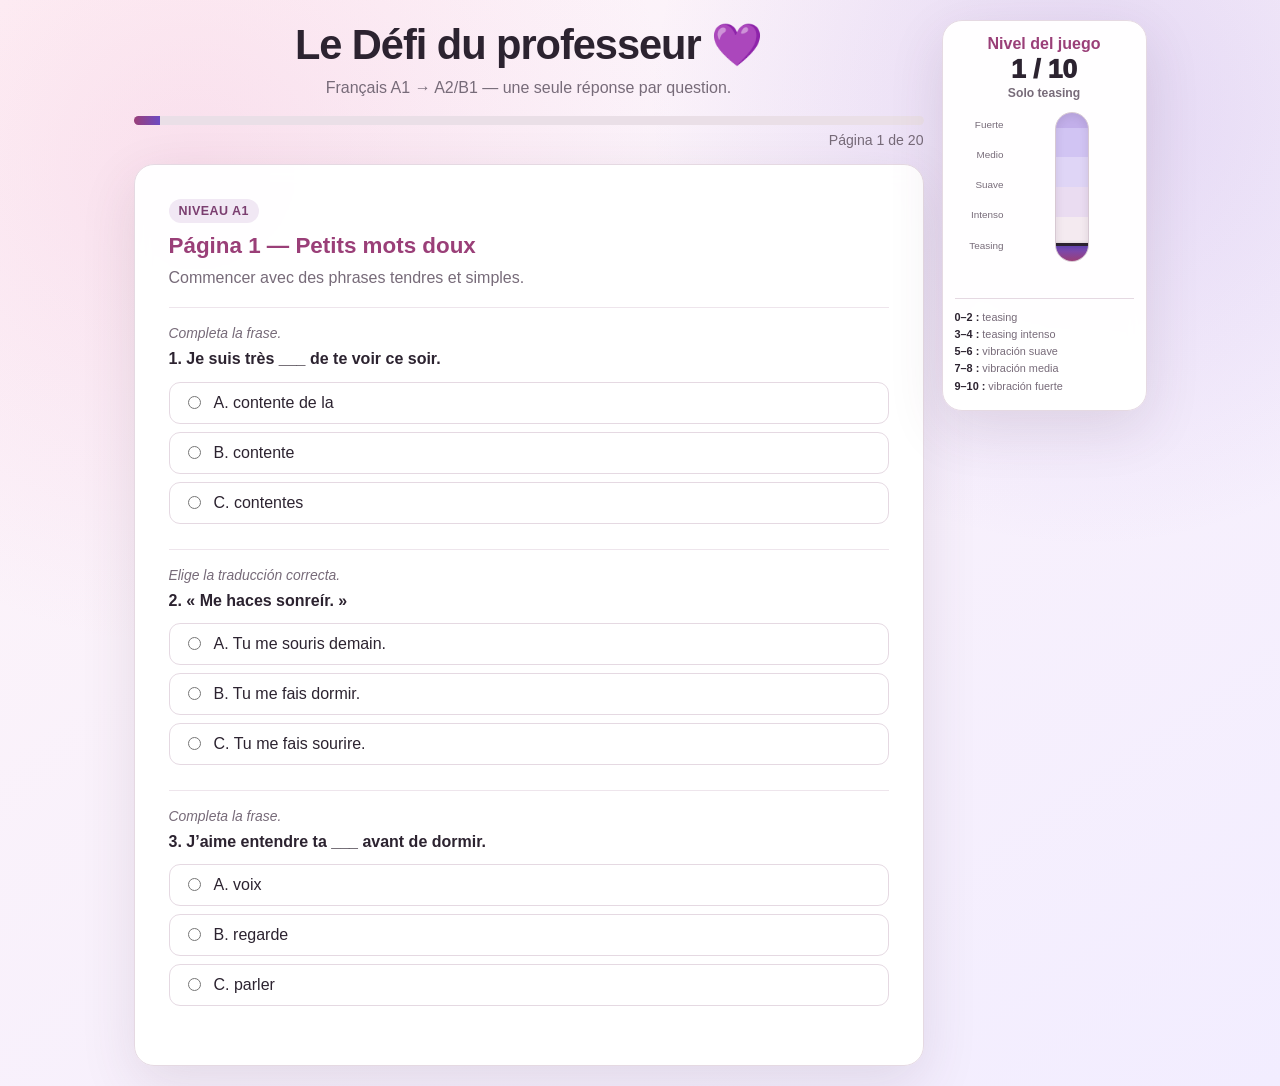
<file: index.html>
<!doctype html>
<html lang="fr">
<head>
  <meta charset="utf-8">
  <meta name="viewport" content="width=device-width,initial-scale=1">
  <meta http-equiv="refresh" content="0; url=./defi-professeur/">
  <title>Le Défi du professeur</title>
  <script>window.location.replace('./defi-professeur/');</script>
</head>
<body>
  <p>Redirection vers <a href="./defi-professeur/">Le Défi du professeur</a>…</p>
</body>
</html>
</file>
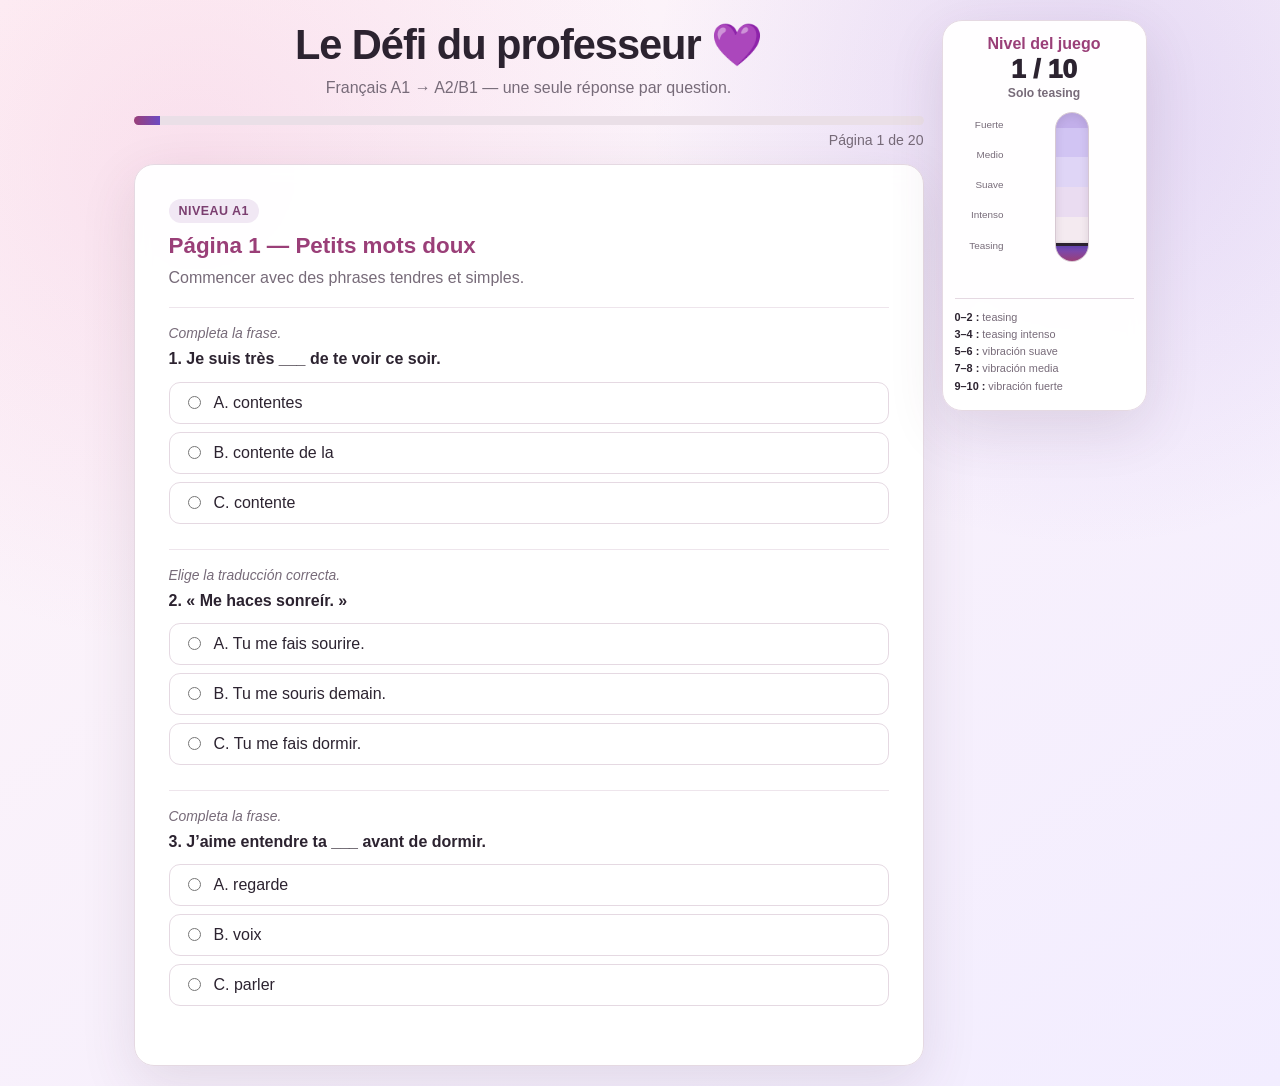
<file: defi-professeur/index.html>
<!DOCTYPE html>
<html lang="fr">
<head>
  <meta charset="UTF-8" />
  <meta name="viewport" content="width=device-width, initial-scale=1, viewport-fit=cover" />
  <meta name="theme-color" content="#8d3a78" />
  <meta http-equiv="Cache-Control" content="no-cache, no-store, must-revalidate" />
  <meta http-equiv="Pragma" content="no-cache" />
  <meta http-equiv="Expires" content="0" />
  <title>Le Défi du professeur</title>
  <link rel="stylesheet" href="style.css?v=20260828r" />
</head>
<body>
  <main class="layout" id="gameShell">
    <section class="app">
      <header>
        <h1>Le Défi du professeur 💜</h1>
        <p class="subtitle">Français A1 → A2/B1 — une seule réponse par question.</p>
        <div class="progress-wrap"><div class="progress" id="progress"></div></div>
        <div class="page-counter" id="pageCounter">Página 1 de 20</div>
      </header>

      <section class="card" id="quiz"></section>

      <section class="card" id="result">
        <h2>Défi terminé</h2>
        <p class="final-meta" id="resultMessage"></p>
        <div class="suggestive-scene" aria-label="Animation romantique et suggestive">
          <div class="moon"></div>
          <div class="heart-pop">♥</div>
          <div class="bed">
            <div class="headboard"></div>
            <div class="mattress"></div>
            <div class="pillow one"></div>
            <div class="pillow two"></div>
            <div class="bump one"></div>
            <div class="bump two"></div>
            <div class="blanket"></div>
          </div>
        </div>
        <div class="proud">Je suis fier de toi 💜</div>
      </section>
    </section>

    <aside class="intensity-panel" aria-live="polite">
      <div class="intensity-head">
        <h2>Nivel del juego</h2>
        <div class="level-number"><span id="levelValue">1</span> / 10</div>
        <div class="level-status" id="levelStatus">Solo teasing</div>
      </div>
      <div class="meter-area">
        <div class="meter-labels" aria-hidden="true">
          <span class="meter-label" style="bottom:91%">Fuerte</span>
          <span class="meter-label" style="bottom:71%">Medio</span>
          <span class="meter-label" style="bottom:51%">Suave</span>
          <span class="meter-label" style="bottom:31%">Intenso</span>
          <span class="meter-label" style="bottom:10%">Teasing</span>
        </div>
        <div class="meter-track">
          <div class="meter-fill" id="meterFill"></div>
          <div class="meter-marker" id="meterMarker"></div>
        </div>
      </div>
      <div class="delta" id="levelDelta"></div>
      <div class="legend">
        <div><strong>0–2 :</strong> teasing</div>
        <div><strong>3–4 :</strong> teasing intenso</div>
        <div><strong>5–6 :</strong> vibración suave</div>
        <div><strong>7–8 :</strong> vibración media</div>
        <div><strong>9–10 :</strong> vibración fuerte</div>
      </div>
      <details class="mobile-levels">
        <summary>Ver los niveles</summary>
        <div>
          <span><b>0–2:</b> teasing</span>
          <span><b>3–4:</b> intenso</span>
          <span><b>5–6:</b> suave</span>
          <span><b>7–8:</b> media</span>
          <span><b>9–10:</b> fuerte</span>
        </div>
      </details>
    </aside>
  </main>

  <script src="app.js?v=20260828r"></script>
  <script src="questions-v2.js?v=20260828r"></script>
  <script src="first-half-v3.js?v=20260828r"></script>
  <script src="content-v3.js?v=20260828r"></script>
  <script src="q33-fix.js?v=20260828r"></script>
  <script src="content-cleanup-v6.js?v=20260828r"></script>
  <script src="answer-shuffle.js?v=20260828r"></script>
  <script src="live-patch.js?v=20260828r"></script>
  <script src="scoring-v2.js?v=20260828r"></script>
  <script src="game-v5.js?v=20260828r"></script>
  <script src="navigation-fix.js?v=20260828r"></script>
</body>
</html>
</file>
<file: defi-professeur/style.css>
:root {
      --bg-1:#fff5f8; --bg-2:#f2edff; --card:rgba(255,255,255,.97);
      --ink:#2c2330; --muted:#776b79; --accent:#9a3f78; --accent-2:#6d4bc3;
      --accent-soft:#f8e8f2; --good:#237a4b; --good-soft:#e9f7ef;
      --bad:#b33a48; --bad-soft:#fff0f2; --scarlet:#e0002b;
      --border:#e5d9e2; --shadow:0 18px 55px rgba(83,48,75,.12);
    }
    *{box-sizing:border-box} html{scroll-behavior:smooth}
    body{margin:0;min-height:100vh;font-family:Inter,Arial,Helvetica,sans-serif;color:var(--ink);
      background:radial-gradient(circle at 15% 15%,rgba(235,151,193,.22),transparent 34%),
      radial-gradient(circle at 85% 10%,rgba(126,92,210,.18),transparent 30%),
      linear-gradient(145deg,var(--bg-1),var(--bg-2));padding:20px}
    .hidden{display:none!important}.layout{width:min(1040px,100%);margin:0 auto;display:grid;
      grid-template-columns:minmax(0,790px) 205px;gap:18px;align-items:start;justify-content:center}
    .app{min-width:0}header{text-align:center;margin-bottom:16px}h1{margin:0 0 7px;font-size:clamp(1.75rem,5vw,2.6rem);letter-spacing:-.025em}
    .subtitle{color:var(--muted);margin:0;line-height:1.45}.progress-wrap{margin:17px 0 7px;height:9px;background:#eadfe7;border-radius:999px;overflow:hidden}
    .progress{height:100%;width:6.67%;background:linear-gradient(90deg,var(--accent),var(--accent-2));transition:width .3s ease}
    .page-counter{text-align:right;color:var(--muted);font-size:.88rem;margin-bottom:9px}
    .card,.intensity-panel{background:var(--card);border:1px solid var(--border);border-radius:20px;box-shadow:var(--shadow);backdrop-filter:blur(8px)}
    .card{padding:clamp(19px,4vw,34px)}.page h2,.bonus-page h2{margin:0 0 7px;color:var(--accent);font-size:1.4rem}
    .page-intro{color:var(--muted);margin:0 0 18px;line-height:1.45}.question{padding:17px 0;border-top:1px solid #eee5ec}.question:first-of-type{border-top:0;padding-top:0}
    .instruction{font-size:.87rem;color:var(--muted);margin-bottom:6px;font-style:italic}.prompt{font-weight:760;line-height:1.45;margin-bottom:11px}
    .option{display:flex;align-items:flex-start;gap:10px;padding:11px 13px;border:1px solid var(--border);border-radius:11px;margin:8px 0;cursor:pointer;transition:.15s ease;background:#fff;-webkit-tap-highlight-color:transparent}
    .option:hover,.option:has(input:checked){border-color:var(--accent);background:var(--accent-soft)}.option input{margin-top:2px;accent-color:var(--accent);flex:0 0 auto}
    .reading{background:#fbf7fb;border-left:4px solid var(--accent);padding:15px 17px;margin-bottom:19px;line-height:1.6;border-radius:9px}
    .validation-warning{display:none;margin-top:14px;padding:11px 13px;border-radius:10px;color:var(--bad);background:var(--bad-soft);border:1px solid #f0c4cb;font-weight:650}
    .notice{margin:0 0 16px;padding:11px 13px;border-radius:11px;background:#f6f0fb;border:1px solid #dfd2ec;color:#654e70;line-height:1.45}
    .controls{display:flex;justify-content:flex-end;gap:12px;margin-top:19px}button{border:0;min-height:46px;border-radius:11px;padding:12px 19px;font-size:1rem;font-weight:760;cursor:pointer;transition:transform .12s ease,opacity .12s ease;touch-action:manipulation}
    button:hover:not(:disabled){transform:translateY(-1px)}button:disabled{opacity:.55;cursor:not-allowed}.primary{background:linear-gradient(90deg,var(--accent),var(--accent-2));color:#fff}.secondary{background:#eee7f1;color:var(--ink)}
    .connect-wrap{width:min(620px,100%);margin:8vh auto 0}.connect-card{text-align:center}.connect-card h1{color:var(--accent)}.connect-form{display:flex;gap:10px;max-width:430px;margin:24px auto 10px}
    input[type=text]{width:100%;min-height:48px;border:1px solid var(--border);border-radius:11px;padding:10px 14px;font:inherit;text-transform:uppercase;letter-spacing:.12em;text-align:center}
    .connection-state{margin-top:15px;color:var(--muted);min-height:24px}.dot{display:inline-block;width:9px;height:9px;border-radius:50%;background:#aaa;margin-right:7px}.dot.ok{background:#2ca362}.dot.wait{background:#d58c21;animation:pulse 1s infinite}@keyframes pulse{50%{opacity:.35}}
    #result{display:none;text-align:center;overflow:hidden}#result h2{color:var(--accent);font-size:clamp(2rem,7vw,3.1rem);margin:5px 0 8px}.final-meta{line-height:1.6;color:var(--muted);margin-bottom:18px}
    .proud{margin:22px 0 8px;font-size:clamp(1.9rem,8vw,3.4rem);font-weight:950;color:var(--accent);letter-spacing:-.035em}
    .suggestive-scene{position:relative;width:min(520px,100%);height:210px;margin:25px auto 15px;border-radius:30px;overflow:hidden;background:radial-gradient(circle at 50% 8%,rgba(255,255,255,.95),transparent 30%),linear-gradient(180deg,#ecdaf4 0%,#e4d3ef 55%,#d7c2e4 100%);border:1px solid #d8c5de;box-shadow:inset 0 -24px 50px rgba(83,48,75,.08)}
    .moon{position:absolute;width:42px;height:42px;border-radius:50%;top:22px;right:38px;background:#fff7cf;box-shadow:0 0 30px rgba(255,247,207,.85)}
    .bed{position:absolute;left:10%;right:10%;bottom:23px;height:94px;animation:bedBounce .95s ease-in-out infinite;transform-origin:center bottom}.headboard{position:absolute;left:0;bottom:11px;width:18px;height:93px;border-radius:10px 10px 4px 4px;background:#704a75}.mattress{position:absolute;left:12px;right:0;bottom:12px;height:50px;border-radius:20px 20px 10px 10px;background:#fff;box-shadow:0 7px 0 #745177}.blanket{position:absolute;left:52px;right:15px;bottom:23px;height:55px;border-radius:55% 45% 16px 16px;background:linear-gradient(135deg,#a84981,#714ac1);z-index:3;animation:blanketWave .95s ease-in-out infinite;transform-origin:center bottom}.pillow{position:absolute;bottom:58px;width:80px;height:32px;border-radius:50%;background:#fff8fc;border:1px solid #e2d3df;z-index:1}.pillow.one{left:35px;transform:rotate(-7deg)}.pillow.two{left:98px;transform:rotate(8deg)}.bump{position:absolute;bottom:59px;width:54px;height:54px;border-radius:50%;background:#5a3c66;z-index:2;box-shadow:inset 0 -8px 12px rgba(0,0,0,.12)}.bump.one{left:66px;animation:bumpOne .95s ease-in-out infinite}.bump.two{left:120px;animation:bumpTwo .95s ease-in-out infinite}.heart-pop{position:absolute;left:50%;top:36px;font-size:34px;color:#d31b68;filter:drop-shadow(0 4px 8px rgba(120,30,78,.2));animation:heartPop 1.9s ease-in-out infinite}
    @keyframes bedBounce{0%,100%{transform:translateY(0) rotate(-.25deg)}50%{transform:translateY(3px) rotate(.25deg)}}@keyframes blanketWave{0%,100%{transform:skewX(-2deg) scaleY(1)}50%{transform:skewX(2deg) scaleY(1.07)}}@keyframes bumpOne{0%,100%{transform:translate(0,0)}50%{transform:translate(8px,-5px)}}@keyframes bumpTwo{0%,100%{transform:translate(0,-2px)}50%{transform:translate(-8px,4px)}}@keyframes heartPop{0%{opacity:0;transform:translate(-50%,18px) scale(.5) rotate(-8deg)}35%{opacity:1;transform:translate(-50%,0) scale(1.15) rotate(6deg)}70%{opacity:.9;transform:translate(-50%,-18px) scale(.95) rotate(-4deg)}100%{opacity:0;transform:translate(-50%,-38px) scale(.7) rotate(6deg)}}
    .bonus-page{text-align:center;padding:7px 0}.bonus-chip{display:inline-block;padding:5px 11px;margin-bottom:12px;border-radius:999px;color:var(--accent);background:var(--accent-soft);font-size:.82rem;font-weight:850;letter-spacing:.04em;text-transform:uppercase}.bonus-question{max-width:620px;margin:22px auto 17px;padding:22px;text-align:left;border:1px dashed #c993b6;border-radius:16px;background:linear-gradient(135deg,#fff7fb,#f7f2ff)}.bonus-fr{font-weight:880;font-size:1.16rem;line-height:1.55;margin-bottom:16px}.bonus-points{color:var(--scarlet);font-weight:900;margin:0 0 12px}
    .intensity-panel{position:sticky;top:14px;padding:14px 12px;text-align:center}.intensity-panel h2{margin:0;color:var(--accent);font-size:1rem}.level-number{font-size:1.65rem;font-weight:920;margin:1px 0}.level-status{min-height:20px;color:var(--muted);font-size:.76rem;font-weight:760;line-height:1.2;margin-bottom:6px}.meter-area{display:grid;grid-template-columns:49px 1fr;gap:7px;align-items:stretch;height:150px;margin:0 auto 7px}.meter-labels{position:relative;font-size:.62rem;color:var(--muted);text-align:right}.meter-label{position:absolute;right:0;transform:translateY(50%);max-width:49px;line-height:1.08}.meter-track{position:relative;width:34px;height:100%;margin:0 auto;border-radius:999px;background:linear-gradient(to top,#f4eaf0 0%,#f4eaf0 30%,#eadcf1 30%,#eadcf1 50%,#dfd5f6 50%,#dfd5f6 70%,#d1c4f3 70%,#d1c4f3 90%,#c2afea 90%,#c2afea 100%);border:1px solid #d6c8d2;overflow:hidden;box-shadow:inset 0 2px 8px rgba(55,30,55,.12)}.meter-fill{position:absolute;left:0;right:0;bottom:0;height:10%;background:linear-gradient(to top,var(--accent),var(--accent-2));transition:height .45s ease}.meter-marker{position:absolute;left:-7px;right:-7px;bottom:10%;height:3px;border-radius:99px;background:#2b2230;box-shadow:0 1px 4px rgba(0,0,0,.22);transition:bottom .45s ease}.delta{min-height:25px;margin:3px 0 4px;font-size:.98rem;font-weight:950;color:var(--scarlet);text-transform:uppercase;letter-spacing:.02em}.delta.flash{animation:deltaPulse .55s ease 2}@keyframes deltaPulse{0%,100%{transform:scale(1)}50%{transform:scale(1.13)}}.legend{text-align:left;border-top:1px solid var(--border);padding-top:8px;font-size:.68rem;color:var(--muted);line-height:1.3}.legend div{margin:3px 0}.legend strong{color:var(--ink)}.mobile-levels{display:none}
    .modal-overlay{display:none;position:fixed;inset:0;z-index:1000;padding:16px;background:rgba(31,21,31,.58);align-items:center;justify-content:center}.modal-overlay.open{display:flex}.modal-card{width:min(570px,100%);max-height:88vh;overflow-y:auto;padding:23px;border-radius:20px;background:#fff;border:1px solid var(--border);box-shadow:0 24px 80px rgba(35,20,35,.28)}.modal-card h2{margin:0 0 8px;color:var(--accent);font-size:1.42rem}.modal-card p{line-height:1.5}.modal-delta{margin:12px 0;color:var(--scarlet);font-size:1.5rem;font-weight:950;text-transform:uppercase}.correction-list{margin:13px 0 0;padding-left:20px;color:var(--muted);line-height:1.55}.perfect{color:var(--good);font-weight:800}.modal-actions{display:flex;justify-content:flex-end;margin-top:19px}.waiting-card{text-align:center}.spinner{width:48px;height:48px;border:5px solid #eadfea;border-top-color:var(--accent);border-radius:50%;margin:8px auto 18px;animation:spin .9s linear infinite}@keyframes spin{to{transform:rotate(360deg)}}
    @media(max-width:900px){body{padding:12px 12px calc(118px + env(safe-area-inset-bottom))}.layout{grid-template-columns:1fr}.intensity-panel{position:fixed;z-index:50;left:10px;right:10px;bottom:calc(8px + env(safe-area-inset-bottom));top:auto;padding:9px 12px 8px;border-radius:17px;box-shadow:0 10px 35px rgba(47,27,49,.22)}.intensity-head{display:grid;grid-template-columns:auto auto 1fr;align-items:center;gap:8px;text-align:left}.intensity-panel h2{font-size:.83rem}.level-number{font-size:1.22rem;margin:0}.level-status{margin:0;min-height:0;text-align:right;font-size:.72rem}.meter-area{height:13px;display:block;margin:7px 0 4px}.meter-labels{display:none}.meter-track{width:100%;height:13px;border-radius:999px;background:linear-gradient(to right,#f4eaf0 0%,#f4eaf0 30%,#eadcf1 30%,#eadcf1 50%,#dfd5f6 50%,#dfd5f6 70%,#d1c4f3 70%,#d1c4f3 90%,#c2afea 90%,#c2afea 100%)}.meter-fill{top:0;bottom:0;right:auto;width:10%;height:auto!important;transition:width .45s ease}.meter-marker{top:-3px;bottom:-3px!important;left:10%;right:auto;width:3px;height:auto;transition:left .45s ease}.delta{min-height:17px;margin:1px 0 0;font-size:.86rem}.legend{display:none}.mobile-levels{display:block;margin-top:2px;text-align:left;color:var(--muted);font-size:.68rem}.mobile-levels summary{cursor:pointer;text-align:center;font-weight:760}.mobile-levels div{display:grid;grid-template-columns:repeat(2,minmax(0,1fr));gap:2px 8px;margin-top:5px}}
    @media(max-width:560px){body{padding-left:9px;padding-right:9px}.connect-wrap{margin-top:3vh}.connect-form{flex-direction:column}.connect-form button{width:100%}header{margin-bottom:12px}.card{padding:17px 15px;border-radius:17px}.option{padding:12px 11px}.controls{margin-top:16px}.controls button,.modal-actions button{width:100%}.modal-card{padding:19px 16px;border-radius:17px}.bonus-question{padding:18px 14px}.suggestive-scene{height:180px}.bed{left:5%;right:5%}.proud{margin-top:18px}}
    @media(prefers-reduced-motion:reduce){*,*::before,*::after{animation-duration:.01ms!important;animation-iteration-count:1!important;scroll-behavior:auto!important}}
</file>
